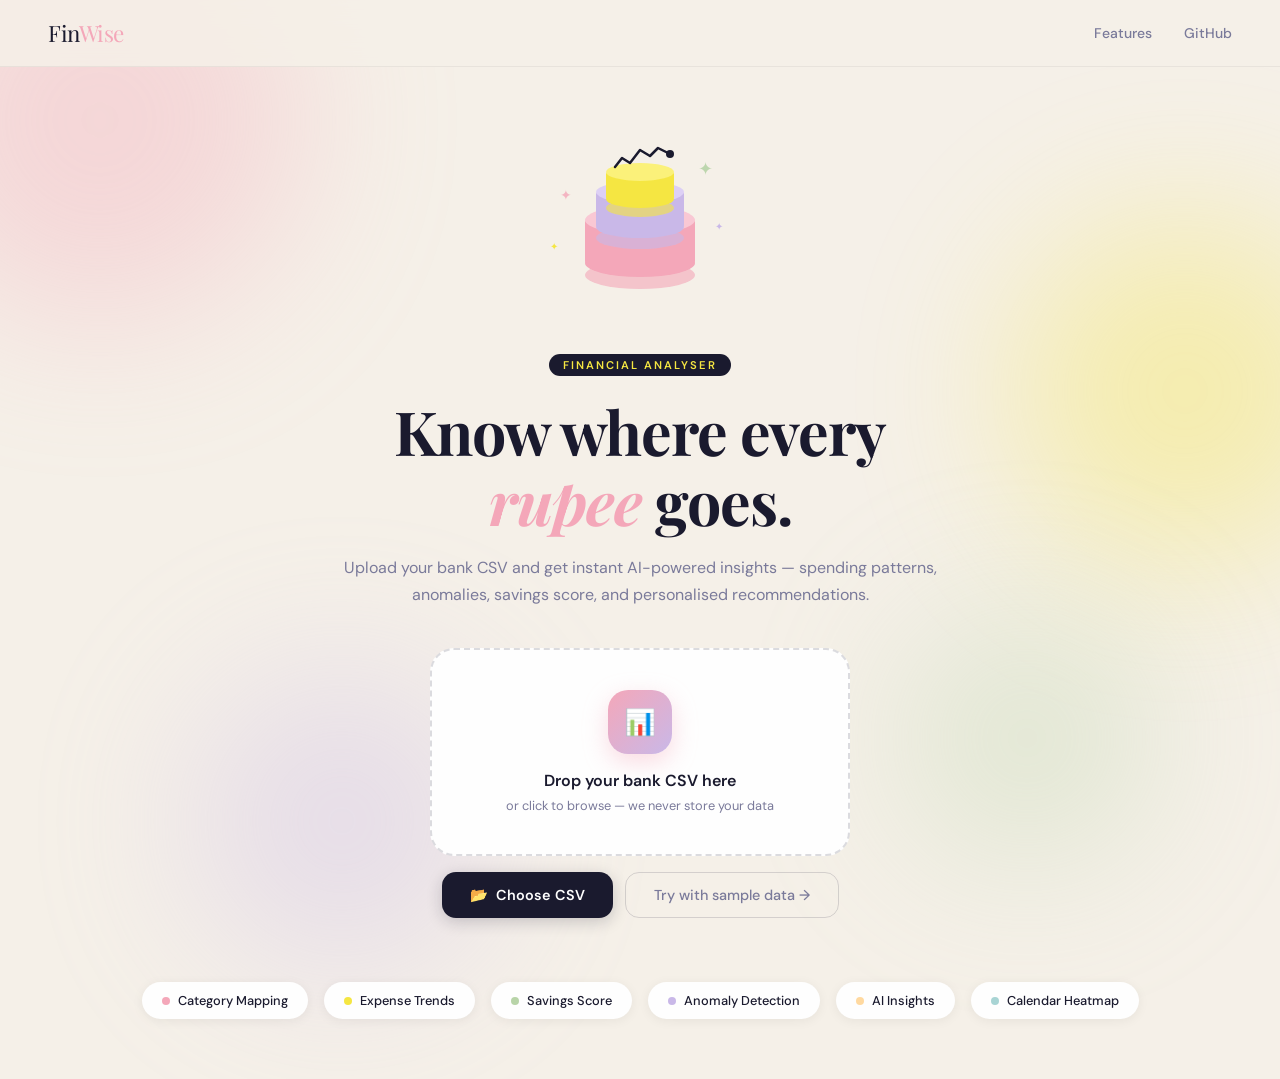
<file: index.html>
<!DOCTYPE html>
<html lang="en">
<head>
<meta charset="UTF-8">
<meta name="viewport" content="width=device-width, initial-scale=1.0">
<title>FinWise — Your Financial Analyser</title>
<link rel="preconnect" href="https://fonts.googleapis.com">
<link href="https://fonts.googleapis.com/css2?family=DM+Sans:wght@300;400;500;600&family=Playfair+Display:ital,wght@0,700;1,400&display=swap" rel="stylesheet">
<style>
  :root {
    --cream:     #F5F0E8;
    --blush:     #F4A7B9;
    --butter:    #F5E642;
    --sage:      #B8D4A8;
    --lavender:  #C9B8E8;
    --peach:     #FFD9A0;
    --teal:      #A8D4D4;
    --ink:       #1A1A2E;
    --ink2:      #2D2D44;
    --muted:     #7A7A9A;
    --white:     #FEFEFE;
  }
  *, *::before, *::after { box-sizing: border-box; margin: 0; padding: 0; }
  html { scroll-behavior: smooth; }
  body {
    background: var(--cream);
    font-family: 'DM Sans', sans-serif;
    color: var(--ink);
    min-height: 100vh;
    overflow-x: hidden;
  }

  /* ── Nav ── */
  nav {
    position: fixed; top: 0; left: 0; right: 0; z-index: 100;
    display: flex; align-items: center; justify-content: space-between;
    padding: 18px 48px;
    background: rgba(245,240,232,0.85);
    backdrop-filter: blur(12px);
    border-bottom: 1px solid rgba(26,26,46,0.06);
  }
  .logo { font-family: 'Playfair Display', serif; font-size: 1.4rem; color: var(--ink); letter-spacing: -0.5px; }
  .logo span { color: var(--blush); }
  .nav-links { display: flex; gap: 32px; }
  .nav-links a { text-decoration: none; color: var(--muted); font-size: 0.875rem; font-weight: 500;
    transition: color 0.2s; }
  .nav-links a:hover { color: var(--ink); }

  /* ── Hero ── */
  .hero {
    min-height: 100vh;
    display: flex; flex-direction: column; align-items: center; justify-content: center;
    padding: 120px 32px 60px;
    position: relative; overflow: hidden;
  }

  /* floating blobs */
  .blob {
    position: absolute; border-radius: 50%; filter: blur(80px); opacity: 0.35; pointer-events: none;
    animation: drift 8s ease-in-out infinite alternate;
  }
  .blob-1 { width: 400px; height: 400px; background: var(--blush); top: -80px; left: -100px; animation-delay: 0s; }
  .blob-2 { width: 350px; height: 350px; background: var(--butter); top: 20%; right: -80px; animation-delay: 2s; }
  .blob-3 { width: 300px; height: 300px; background: var(--lavender); bottom: 10%; left: 15%; animation-delay: 4s; }
  .blob-4 { width: 250px; height: 250px; background: var(--sage); bottom: 20%; right: 10%; animation-delay: 1s; }
  @keyframes drift { from { transform: translateY(0) scale(1); } to { transform: translateY(-30px) scale(1.05); } }

  /* artwork SVG area */
  .artwork-wrapper {
    position: relative; z-index: 1; margin-bottom: 48px;
    animation: float 4s ease-in-out infinite;
  }
  @keyframes float { 0%,100% { transform: translateY(0); } 50% { transform: translateY(-12px); } }

  .hero-text { text-align: center; position: relative; z-index: 1; max-width: 640px; }
  .eyebrow {
    display: inline-block; background: var(--ink); color: var(--butter);
    font-size: 0.7rem; font-weight: 600; letter-spacing: 2px; text-transform: uppercase;
    padding: 4px 14px; border-radius: 20px; margin-bottom: 20px;
  }
  h1 {
    font-family: 'Playfair Display', serif;
    font-size: clamp(2.4rem, 5vw, 3.8rem);
    line-height: 1.15; letter-spacing: -1px;
    margin-bottom: 18px;
  }
  h1 em { font-style: italic; color: var(--blush); }
  .subtitle {
    font-size: 1rem; color: var(--muted); line-height: 1.7; margin-bottom: 40px;
    font-weight: 400;
  }

  /* ── Upload Area ── */
  .upload-section { position: relative; z-index: 1; display: flex; flex-direction: column; align-items: center; gap: 16px; }
  .upload-zone {
    width: 420px; max-width: 90vw;
    background: var(--white);
    border: 2px dashed rgba(26,26,46,0.15);
    border-radius: 24px;
    padding: 40px 32px;
    text-align: center;
    cursor: pointer;
    transition: all 0.3s ease;
    position: relative;
  }
  .upload-zone:hover, .upload-zone.drag-over {
    border-color: var(--blush);
    background: rgba(244,167,185,0.05);
    transform: translateY(-2px);
    box-shadow: 0 16px 48px rgba(244,167,185,0.2);
  }
  .upload-icon {
    width: 64px; height: 64px; margin: 0 auto 16px;
    background: linear-gradient(135deg, var(--blush), var(--lavender));
    border-radius: 20px;
    display: flex; align-items: center; justify-content: center;
    font-size: 1.6rem;
    box-shadow: 0 8px 24px rgba(244,167,185,0.4);
  }
  .upload-title { font-size: 1rem; font-weight: 600; margin-bottom: 6px; }
  .upload-sub { font-size: 0.8rem; color: var(--muted); }
  #file-input { display: none; }
  .btn-primary {
    display: inline-flex; align-items: center; gap: 8px;
    background: var(--ink); color: var(--white);
    border: none; border-radius: 14px; padding: 14px 28px;
    font-family: 'DM Sans', sans-serif; font-size: 0.9rem; font-weight: 600;
    cursor: pointer; transition: all 0.2s ease; text-decoration: none;
    box-shadow: 0 4px 16px rgba(26,26,46,0.2);
  }
  .btn-primary:hover { background: var(--ink2); transform: translateY(-1px); box-shadow: 0 8px 24px rgba(26,26,46,0.3); }
  .btn-demo {
    background: transparent; border: 1.5px solid rgba(26,26,46,0.15);
    color: var(--muted); border-radius: 14px; padding: 13px 28px;
    font-family: 'DM Sans', sans-serif; font-size: 0.9rem; font-weight: 500;
    cursor: pointer; transition: all 0.2s;
  }
  .btn-demo:hover { border-color: var(--blush); color: var(--ink); }
  .upload-actions { display: flex; gap: 12px; }

  /* progress */
  .upload-progress {
    width: 420px; max-width: 90vw;
    background: var(--white); border-radius: 16px; padding: 20px 24px;
    display: none;
  }
  .progress-label { font-size: 0.85rem; font-weight: 500; margin-bottom: 10px; }
  .progress-bar { height: 6px; background: #eee; border-radius: 3px; overflow: hidden; }
  .progress-fill { height: 100%; background: linear-gradient(90deg, var(--blush), var(--lavender));
    border-radius: 3px; transition: width 0.4s ease; width: 0%; }

  /* ── Features Strip ── */
  .features {
    display: flex; gap: 16px; flex-wrap: wrap; justify-content: center;
    margin-top: 64px; padding: 0 32px; position: relative; z-index: 1;
  }
  .feature-pill {
    background: var(--white); border-radius: 40px; padding: 10px 20px;
    display: flex; align-items: center; gap: 8px;
    font-size: 0.8rem; font-weight: 500; color: var(--ink);
    box-shadow: 0 2px 12px rgba(0,0,0,0.06);
  }
  .feature-pill .dot { width: 8px; height: 8px; border-radius: 50%; }

  /* toast */
  .toast {
    position: fixed; bottom: 32px; left: 50%; transform: translateX(-50%);
    background: var(--ink); color: var(--white); border-radius: 12px;
    padding: 12px 24px; font-size: 0.85rem; font-weight: 500;
    opacity: 0; transition: opacity 0.3s; pointer-events: none; z-index: 999;
  }
  .toast.show { opacity: 1; }
</style>
</head>
<body>

<nav>
  <div class="logo">Fin<span>Wise</span></div>
  <div class="nav-links">
    <a href="#features">Features</a>
    <a href="https://github.com" target="_blank">GitHub</a>
  </div>
</nav>

<section class="hero">
  <!-- background blobs -->
  <div class="blob blob-1"></div>
  <div class="blob blob-2"></div>
  <div class="blob blob-3"></div>
  <div class="blob blob-4"></div>

  <!-- SVG Artwork -->
  <div class="artwork-wrapper">
    <svg width="220" height="180" viewBox="0 0 220 180" fill="none" xmlns="http://www.w3.org/2000/svg">
      <!-- coin stack base -->
      <ellipse cx="110" cy="155" rx="55" ry="14" fill="#F4A7B9" opacity="0.6"/>
      <ellipse cx="110" cy="143" rx="55" ry="14" fill="#F4A7B9"/>
      <rect x="55" y="100" width="110" height="43" rx="2" fill="#F4A7B9"/>
      <ellipse cx="110" cy="100" rx="55" ry="14" fill="#F9C8D4"/>
      <!-- coin 2 -->
      <ellipse cx="110" cy="118" rx="44" ry="11" fill="#C9B8E8" opacity="0.6"/>
      <ellipse cx="110" cy="107" rx="44" ry="11" fill="#C9B8E8"/>
      <rect x="66" y="72" width="88" height="35" rx="2" fill="#C9B8E8"/>
      <ellipse cx="110" cy="72" rx="44" ry="11" fill="#DDD0F5"/>
      <!-- coin 3 -->
      <ellipse cx="110" cy="88" rx="34" ry="9" fill="#F5E642" opacity="0.6"/>
      <ellipse cx="110" cy="79" rx="34" ry="9" fill="#F5E642"/>
      <rect x="76" y="52" width="68" height="27" rx="2" fill="#F5E642"/>
      <ellipse cx="110" cy="52" rx="34" ry="9" fill="#FBF17A"/>
      <!-- sparkle stars -->
      <text x="168" y="55" font-size="18" fill="#B8D4A8" opacity="0.9">✦</text>
      <text x="30" y="80" font-size="14" fill="#F4A7B9" opacity="0.8">✦</text>
      <text x="185" y="110" font-size="10" fill="#C9B8E8">✦</text>
      <text x="20" y="130" font-size="10" fill="#F5E642">✦</text>
      <!-- mini chart line on top coin -->
      <polyline points="85,47 92,38 100,43 110,30 120,36 128,28 140,34" stroke="#1A1A2E" stroke-width="2.5" fill="none" stroke-linecap="round" stroke-linejoin="round"/>
      <circle cx="140" cy="34" r="4" fill="#1A1A2E"/>
    </svg>
  </div>

  <div class="hero-text">
    <span class="eyebrow">Financial Analyser</span>
    <h1>Know where every<br><em>rupee</em> goes.</h1>
    <p class="subtitle">Upload your bank CSV and get instant AI-powered insights — spending patterns, anomalies, savings score, and personalised recommendations.</p>
  </div>

  <div class="upload-section">
    <div class="upload-zone" id="upload-zone">
      <div class="upload-icon">📊</div>
      <div class="upload-title">Drop your bank CSV here</div>
      <div class="upload-sub">or click to browse — we never store your data</div>
      <input type="file" id="file-input" accept=".csv">
    </div>

    <div class="upload-progress" id="upload-progress">
      <div class="progress-label" id="progress-label">Parsing transactions…</div>
      <div class="progress-bar"><div class="progress-fill" id="progress-fill"></div></div>
    </div>

    <div class="upload-actions">
      <button class="btn-primary" onclick="document.getElementById('file-input').click()">
        <span>📂</span> Choose CSV
      </button>
      <button class="btn-demo" onclick="loadDemo()">Try with sample data →</button>
    </div>
  </div>

  <div class="features" id="features">
    <div class="feature-pill"><div class="dot" style="background:var(--blush)"></div>Category Mapping</div>
    <div class="feature-pill"><div class="dot" style="background:var(--butter)"></div>Expense Trends</div>
    <div class="feature-pill"><div class="dot" style="background:var(--sage)"></div>Savings Score</div>
    <div class="feature-pill"><div class="dot" style="background:var(--lavender)"></div>Anomaly Detection</div>
    <div class="feature-pill"><div class="dot" style="background:var(--peach)"></div>AI Insights</div>
    <div class="feature-pill"><div class="dot" style="background:var(--teal)"></div>Calendar Heatmap</div>
  </div>
</section>

<div class="toast" id="toast"></div>

<script>
const zone = document.getElementById('upload-zone');
const fileInput = document.getElementById('file-input');
const progressEl = document.getElementById('upload-progress');
const fillEl = document.getElementById('progress-fill');
const labelEl = document.getElementById('progress-label');

zone.addEventListener('dragover', e => { e.preventDefault(); zone.classList.add('drag-over'); });
zone.addEventListener('dragleave', () => zone.classList.remove('drag-over'));
zone.addEventListener('drop', e => {
  e.preventDefault(); zone.classList.remove('drag-over');
  const file = e.dataTransfer.files[0];
  if (file) uploadFile(file);
});
zone.addEventListener('click', () => fileInput.click());
fileInput.addEventListener('change', e => { if (e.target.files[0]) uploadFile(e.target.files[0]); });

function showProgress(label) {
  progressEl.style.display = 'block';
  labelEl.textContent = label;
  let w = 0;
  return setInterval(() => {
    w = Math.min(w + Math.random() * 15, 85);
    fillEl.style.width = w + '%';
  }, 200);
}

function uploadFile(file) {
  const fd = new FormData();
  fd.append('file', file);
  const timer = showProgress('Parsing your transactions…');
  fetch('/api/upload', { method: 'POST', body: fd })
    .then(r => r.json())
    .then(data => {
      clearInterval(timer);
      if (data.success) {
        fillEl.style.width = '100%';
        labelEl.textContent = `✓ ${data.summary.total_transactions} transactions loaded`;
        setTimeout(() => window.location.href = '/dashboard', 800);
      } else {
        showToast('⚠️ ' + data.error);
        progressEl.style.display = 'none';
      }
    })
    .catch(() => { clearInterval(timer); showToast('Upload failed. Check your CSV format.'); progressEl.style.display = 'none'; });
}

function loadDemo() {
  const timer = showProgress('Loading sample data…');
  fetch('/api/sample')
    .then(r => r.json())
    .then(data => {
      clearInterval(timer);
      fillEl.style.width = '100%';
      labelEl.textContent = '✓ Sample data ready';
      setTimeout(() => window.location.href = '/dashboard', 600);
    });
}

function showToast(msg) {
  const t = document.getElementById('toast');
  t.textContent = msg; t.classList.add('show');
  setTimeout(() => t.classList.remove('show'), 3500);
}
</script>
</body>
</html>
</file>
